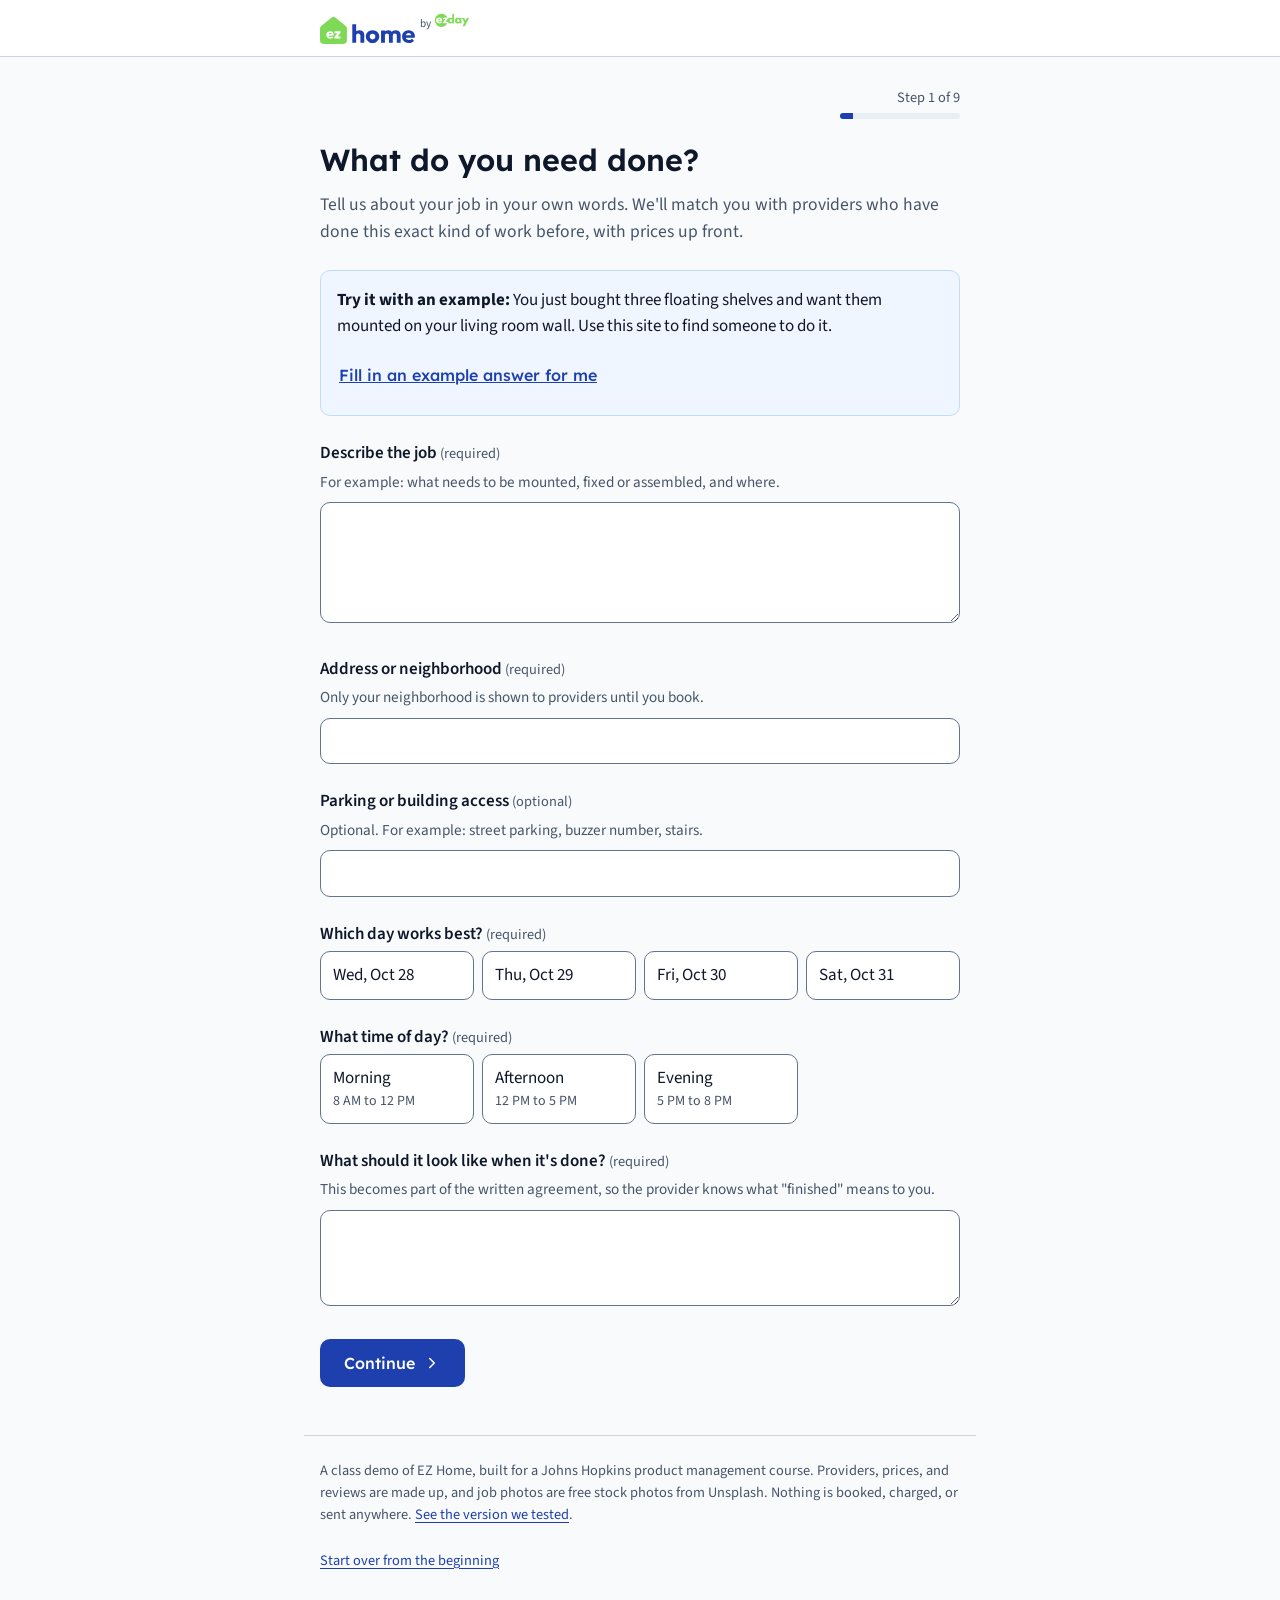
<file: index.html>
<!doctype html>
<html lang="en">
<head>
  <meta charset="utf-8">
  <meta name="viewport" content="width=device-width, initial-scale=1">
  <title>EZ Home: book a handyman for a small home job</title>
  <meta name="description" content="Book a handyman for a small home job with an upfront price, a 30-minute arrival window, and your OK before any price change. A class demo of EZ Home by EZ Day.">
  <link rel="canonical" href="https://aaronressom.github.io/EZ-Home/">
  <meta name="theme-color" content="#1E40AF">
  <meta property="og:type" content="website">
  <meta property="og:site_name" content="EZ Home">
  <meta property="og:title" content="EZ Home: book a handyman for a small home job">
  <meta property="og:description" content="Compare providers on experience with your exact job, see the price up front, and approve any change before it happens.">
  <meta property="og:url" content="https://aaronressom.github.io/EZ-Home/">
  <meta property="og:image" content="https://aaronressom.github.io/EZ-Home/images/og-image.png">
  <meta property="og:image:width" content="1200">
  <meta property="og:image:height" content="630">
  <meta property="og:image:alt" content="The EZ Home booking confirmation screen showing the provider, arrival window and locked price.">
  <meta name="twitter:card" content="summary_large_image">
  <script type="application/ld+json">
  {
    "@context": "https://schema.org",
    "@type": "WebApplication",
    "name": "EZ Home",
    "url": "https://aaronressom.github.io/EZ-Home/",
    "description": "A class demo of EZ Home by EZ Day: book a handyman for a small home job with an upfront price, a 30-minute arrival window, and your OK before any price change. Providers, prices and reviews are made up.",
    "applicationCategory": "LifestyleApplication",
    "operatingSystem": "Any",
    "browserRequirements": "Requires JavaScript",
    "isAccessibleForFree": true,
    "inLanguage": "en"
  }
  </script>
  <link rel="preconnect" href="https://fonts.googleapis.com">
  <link rel="preconnect" href="https://fonts.gstatic.com" crossorigin>
  <link href="https://fonts.googleapis.com/css2?family=Lexend:wght@400;500;600;700&family=Source+Sans+3:wght@400;600;700&display=swap" rel="stylesheet">
  <link rel="stylesheet" href="css/styles.css?v=7">
  <link rel="icon" href="images/favicon.svg" type="image/svg+xml">
</head>
<body>
  <header class="site-header">
    <div class="site-header__inner">
      <div class="brand">
        <a class="brand__home" href="#describe"><img src="images/ez-home-logo.svg" alt="EZ Home" width="96" height="32"></a>
        <span class="brand__by">by <img src="images/ezday-logo.png" alt="EZ Day" width="36" height="14"></span>
      </div>
    </div>
  </header>

  <main id="app" tabindex="-1">
    <noscript><p>This demo needs JavaScript turned on.</p></noscript>
  </main>

  <footer class="site-footer">
    <p>A class demo of EZ Home, built for a Johns Hopkins product management course. Providers, prices, and reviews are made up, and job photos are free stock photos from Unsplash. Nothing is booked, charged, or sent anywhere. <a href="v1/">See the version we tested</a>.</p>
    <p><button type="button" id="restart">Start over from the beginning</button></p>
  </footer>

  <script src="js/data.js?v=7"></script>
  <script src="js/app.js?v=7"></script>
</body>
</html>
</file>
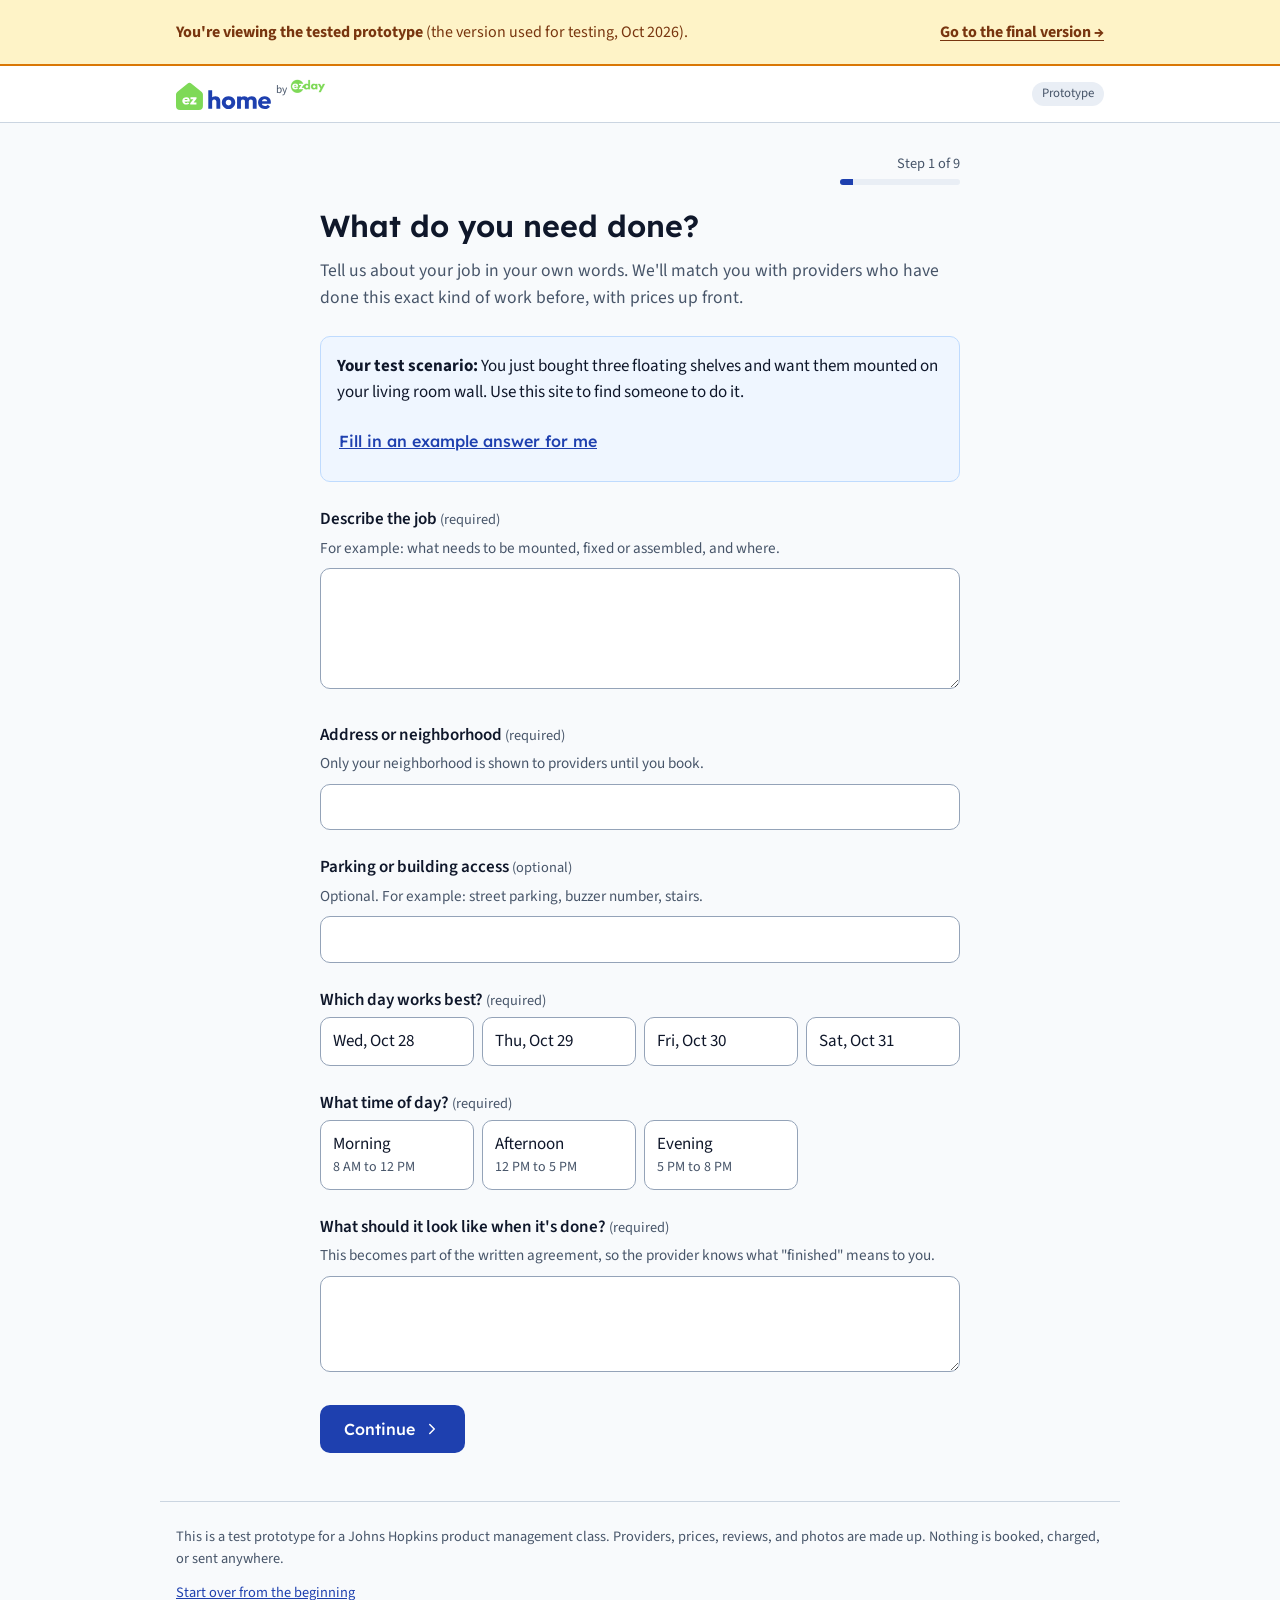
<file: v1/index.html>
<!doctype html>
<html lang="en">
<head>
  <meta charset="utf-8">
  <meta name="viewport" content="width=device-width, initial-scale=1">
  <!-- Added after testing: keeps this archived copy out of search results. -->
  <meta name="robots" content="noindex">
  <title>EZ Home: book help for a small home job</title>
  <meta name="description" content="EZ Home prototype: describe a small handyman job, compare providers, book a 30-minute arrival window, and review the finished work.">
  <link rel="preconnect" href="https://fonts.googleapis.com">
  <link rel="preconnect" href="https://fonts.gstatic.com" crossorigin>
  <link href="https://fonts.googleapis.com/css2?family=Lexend:wght@400;500;600;700&family=Source+Sans+3:wght@400;600;700&display=swap" rel="stylesheet">
  <link rel="stylesheet" href="css/styles.css">
  <link rel="icon" href="images/favicon.svg" type="image/svg+xml">
</head>
<body>
  <!-- Added after testing: marks this as the archived tested version and links to the final one. Not part of what testers saw. -->
  <div role="note" style="background:#FEF3C7;border-bottom:2px solid #D97706;color:#78350F;font-family:'Source Sans 3',system-ui,sans-serif;font-size:1rem;line-height:1.4;">
    <div style="max-width:960px;margin:0 auto;padding:10px 16px;display:flex;flex-wrap:wrap;align-items:center;justify-content:space-between;gap:6px 16px;">
      <span><strong>You're viewing the tested prototype</strong> (the version used for testing, Oct 2026).</span>
      <a href="../" style="display:inline-flex;align-items:center;min-height:44px;color:#78350F;font-weight:700;text-underline-offset:3px;">Go to the final version &rarr;</a>
    </div>
  </div>
  <header class="site-header">
    <div class="site-header__inner">
      <div class="brand">
        <a class="brand__home" href="#describe"><img src="images/ez-home-logo.svg" alt="EZ Home" width="96" height="32"></a>
        <span class="brand__by">by <img src="images/ezday-logo.png" alt="EZ Day" width="36" height="14"></span>
      </div>
      <span class="proto-tag">Prototype</span>
    </div>
  </header>

  <main id="app" tabindex="-1">
    <noscript><p>This prototype needs JavaScript turned on.</p></noscript>
  </main>

  <footer class="site-footer">
    <p>This is a test prototype for a Johns Hopkins product management class. Providers, prices, reviews, and photos are made up. Nothing is booked, charged, or sent anywhere.</p>
    <p><button type="button" id="restart">Start over from the beginning</button></p>
  </footer>

  <script src="js/data.js"></script>
  <script src="js/app.js"></script>
</body>
</html>
</file>
<file: css/styles.css>
/*
 * EZ Home prototype styles.
 * Palette and fonts picked with ui-ux-pro-max ("Home Services" trust blue,
 * "Corporate Trust" type pairing), with the urgent orange accent removed to keep it calm.
 */
:root {
  --color-primary: #1E40AF;
  --color-primary-hover: #1E3A8A;
  --color-on-primary: #FFFFFF;
  --color-primary-soft: #EFF6FF;
  --color-primary-border: #BFDBFE;
  --color-background: #F8FAFC;
  --color-card: #FFFFFF;
  --color-foreground: #0F172A;
  --color-on-dark: #FFFFFF;
  --color-muted: #E9EEF5;
  --color-muted-foreground: #475569;
  --color-border: #CBD5E1;
  --color-input-border: #64748B;
  --color-success: #047857;
  --color-success-soft: #ECFDF5;
  --color-success-border: #A7F3D0;
  --color-warning: #92400E;
  --color-warning-soft: #FFFBEB;
  --color-warning-border: #FCD34D;
  --color-danger: #B91C1C;
  --color-danger-soft: #FEF2F2;
  --color-danger-border: #FECACA;
  --color-star: #B45309;
  --color-ring: #1E40AF;
  --color-ring-soft: rgba(30, 64, 175, 0.35);

  --font-heading: "Lexend", system-ui, sans-serif;
  --font-body: "Source Sans 3", system-ui, sans-serif;

  --radius: 10px;
  --radius-lg: 14px;
  --radius-pill: 999px;
  --radius-circle: 50%;
  --shadow: 0 1px 2px rgba(15, 23, 42, 0.04), 0 4px 12px rgba(15, 23, 42, 0.05);

  --duration-fast: 150ms;

  --space-1: 4px;
  --space-2: 8px;
  --space-3: 12px;
  --space-4: 16px;
  --space-5: 24px;
  --space-6: 32px;
  --space-7: 48px;
}

*,
*::before,
*::after { box-sizing: border-box; }

html { -webkit-text-size-adjust: 100%; }

body {
  margin: 0;
  font-family: var(--font-body);
  font-size: 1.0625rem;
  line-height: 1.55;
  color: var(--color-foreground);
  background: var(--color-background);
}

h1, h2, h3 {
  font-family: var(--font-heading);
  line-height: 1.25;
  margin: 0 0 var(--space-3);
  font-weight: 600;
}
h1 { font-size: 1.6rem; text-wrap: balance; }
h2 { font-size: 1.2rem; }
h3 { font-size: 1rem; }
p { margin: 0 0 var(--space-3); }
ul { margin: 0; padding-left: 1.2em; }
li + li { margin-top: var(--space-1); }

a { color: var(--color-primary); text-underline-offset: 3px; }

/* Browser-drawn surfaces follow the palette. */
html { accent-color: var(--color-primary); }
::selection { background: var(--color-primary-border); color: var(--color-foreground); }
input, textarea { caret-color: var(--color-primary); }

:focus-visible {
  outline: 3px solid var(--color-ring);
  outline-offset: 2px;
}
h1:focus { outline: none; }

.visually-hidden {
  position: absolute !important;
  width: 1px; height: 1px;
  overflow: hidden;
  clip: rect(0 0 0 0);
  white-space: nowrap;
}

/* ---------- Header / footer ---------- */
.site-header {
  background: var(--color-card);
  border-bottom: 1px solid var(--color-border);
}
/* Header content lines up with the page column: 640px on single-column screens, 960px on wide ones. */
body[data-layout="narrow"] .site-header__inner,
body[data-layout="narrow"] .site-footer { max-width: 672px; }
.site-header__inner {
  max-width: 960px;
  margin: 0 auto;
  padding: var(--space-3) var(--space-4);
  display: flex;
  align-items: center;
  justify-content: space-between;
  gap: var(--space-3);
}
/* EZ Home logo (images/ez-home-logo.svg) followed by "by" and the EZ Day logo */
/* "by EZ Day" sits small and raised after the EZ Home logo, like an exponent. */
.brand {
  display: flex;
  align-items: flex-start;
  gap: var(--space-1);
  min-width: 0;
}
/* 6px of padding gives the logo link a 44px tap area; the negative margin keeps the header height. */
.brand__home { display: block; border-radius: var(--radius); padding: 6px 0; margin: -6px 0; }
.brand__home img { display: block; height: 32px; width: auto; }
.brand__by {
  display: flex;
  align-items: baseline;
  gap: 3px;
  margin-top: 1px;
  font-size: 0.7rem;
  line-height: 1;
  color: var(--color-muted-foreground);
  white-space: nowrap;
}
.brand__by img { display: block; height: 14px; width: auto; }
.proto-tag {
  font-size: 0.8rem;
  color: var(--color-muted-foreground);
  background: var(--color-muted);
  border-radius: var(--radius-pill);
  padding: 2px 10px;
  white-space: nowrap;
}

.site-footer {
  max-width: 960px;
  margin: var(--space-7) auto 0;
  padding: var(--space-5) var(--space-4) max(var(--space-6), env(safe-area-inset-bottom));
  font-size: 0.9rem;
  color: var(--color-muted-foreground);
  border-top: 1px solid var(--color-border);
}
.site-footer button {
  font: inherit;
  color: var(--color-primary);
  background: none;
  border: 0;
  padding: 0;
  min-height: 44px;
  text-decoration: underline;
  text-underline-offset: 3px;
  cursor: pointer;
}

/* ---------- Layout ---------- */
main {
  max-width: 960px;
  margin: 0 auto;
  padding: var(--space-5) var(--space-4) 0;
}
.narrow { max-width: 640px; margin-inline: auto; }

.screen-top {
  display: flex;
  align-items: center;
  justify-content: space-between;
  gap: var(--space-3);
  margin-bottom: var(--space-4);
  min-height: 44px;
}
.back-link {
  display: inline-flex;
  align-items: center;
  gap: var(--space-1);
  min-height: 44px;
  font: inherit;
  font-weight: 600;
  color: var(--color-primary);
  background: none;
  border: 0;
  padding: 0;
  cursor: pointer;
}
.back-link:hover { text-decoration: underline; }
.progress {
  font-size: 0.9rem;
  color: var(--color-muted-foreground);
  text-align: right;
}
.progress__bar {
  display: block;
  width: 120px;
  height: 6px;
  margin-top: var(--space-1);
  margin-left: auto;
  border-radius: var(--radius-pill);
  background: var(--color-muted);
  overflow: hidden;
}
.progress__bar > span {
  display: block;
  height: 100%;
  background: var(--color-primary);
}

.lead {
  font-size: 1.1rem;
  color: var(--color-muted-foreground);
  margin-bottom: var(--space-5);
}

.card {
  background: var(--color-card);
  border: 1px solid var(--color-border);
  border-radius: var(--radius-lg);
  padding: var(--space-5);
  box-shadow: var(--shadow);
  margin-bottom: var(--space-4);
}
.card--flat { box-shadow: none; }

/* Small all-caps label above a section's content (provider cards, booking cards, messages).
   On an h2 it keeps the heading font and a slightly larger size. */
.section-label {
  display: flex;
  align-items: center;
  gap: var(--space-2);
  font-size: 0.8rem;
  font-weight: 700;
  letter-spacing: 0.04em;
  text-transform: uppercase;
  color: var(--color-muted-foreground);
  margin-bottom: var(--space-2);
}
h2.section-label {
  font-size: 0.85rem;
  font-weight: 600;
  margin-bottom: var(--space-3);
}

/* Small gray supporting text: dates, notes, hints under a value. */
.meta { font-size: 0.85rem; color: var(--color-muted-foreground); }

/* Time-jump banner for simulated time passing */
/* A quiet strip, so the page heading (not the banner) is the first thing read. */
.time-banner {
  display: flex;
  align-items: center;
  gap: var(--space-3);
  background: var(--color-primary-soft);
  color: var(--color-foreground);
  border: 1px solid var(--color-primary-border);
  border-radius: var(--radius);
  padding: var(--space-2) var(--space-4);
  margin-bottom: var(--space-4);
  font-size: 0.92rem;
}
.time-banner svg { color: var(--color-primary); flex: none; }
.time-banner strong { font-family: var(--font-heading); font-weight: 500; }
.time-banner div { color: var(--color-muted-foreground); }
.time-banner div strong { color: var(--color-foreground); }

.scenario {
  background: var(--color-primary-soft);
  border: 1px solid var(--color-primary-border);
  border-radius: var(--radius);
  padding: var(--space-4);
  margin-bottom: var(--space-5);
}
.scenario p:last-child { margin-bottom: 0; }

/* ---------- Notices ---------- */
.notice {
  display: flex;
  gap: var(--space-3);
  align-items: flex-start;
  border-radius: var(--radius);
  padding: var(--space-4);
  margin-bottom: var(--space-4);
  border: 1px solid var(--color-border);
  background: var(--color-card);
}
.notice svg { flex: none; margin-top: 2px; }
.notice p:last-child { margin-bottom: 0; }
.notice--success { background: var(--color-success-soft); border-color: var(--color-success-border); }
.notice--success svg { color: var(--color-success); }
.notice--warning { background: var(--color-warning-soft); border-color: var(--color-warning-border); }
.notice--warning svg { color: var(--color-warning); }
.notice--info { background: var(--color-primary-soft); border-color: var(--color-primary-border); }
.notice--info svg { color: var(--color-primary); }
/* Not used on any screen yet; kept as the red variant for serious problems. */
.notice--danger { background: var(--color-danger-soft); border-color: var(--color-danger-border); }
.notice--danger svg { color: var(--color-danger); }

/* ---------- Forms ---------- */
.field { margin-bottom: var(--space-5); }
.field label,
.field legend {
  display: block;
  font-weight: 600;
  margin-bottom: var(--space-1);
  padding: 0;
}
.field .hint {
  display: block;
  font-size: 0.95rem;
  color: var(--color-muted-foreground);
  margin-bottom: var(--space-2);
}
.req { color: var(--color-muted-foreground); font-weight: 400; font-size: 0.9rem; }
fieldset { border: 0; margin: 0; padding: 0; min-width: 0; }

input[type="text"],
textarea,
select {
  width: 100%;
  font: inherit;
  font-size: 1rem;
  color: var(--color-foreground);
  background: var(--color-card);
  border: 1px solid var(--color-input-border);
  border-radius: var(--radius);
  padding: 10px 12px;
  min-height: 44px;
}
textarea { min-height: 96px; resize: vertical; }
input[type="file"] { font: inherit; font-size: 0.95rem; color: var(--color-muted-foreground); max-width: 100%; }
input[type="file"]::file-selector-button {
  font-family: var(--font-heading);
  font-size: 0.95rem;
  font-weight: 500;
  min-height: 44px;
  margin-right: var(--space-3);
  padding: 8px 16px;
  color: var(--color-primary);
  background: var(--color-card);
  border: 2px solid var(--color-primary);
  border-radius: var(--radius);
  cursor: pointer;
  transition: background-color var(--duration-fast) ease;
}
input[type="file"]::file-selector-button:hover { background: var(--color-primary-soft); }
input:focus, textarea:focus, select:focus {
  outline: 3px solid var(--color-ring-soft);
  border-color: var(--color-primary);
}
.field.has-error input,
.field.has-error textarea,
.field.has-error select { border-color: var(--color-danger); }
.field-error {
  display: none;
  color: var(--color-danger);
  font-weight: 600;
  font-size: 0.95rem;
  margin-top: var(--space-1);
}
.field.has-error .field-error { display: block; }

.error-summary {
  border: 2px solid var(--color-danger);
  background: var(--color-danger-soft);
  border-radius: var(--radius);
  padding: var(--space-4);
  margin-bottom: var(--space-5);
}
.error-summary h2 { color: var(--color-danger); font-size: 1.05rem; }
.error-summary a { color: var(--color-danger); font-weight: 600; }

/* Choice chips (radio buttons styled as tappable options) */
.choices {
  display: grid;
  grid-template-columns: repeat(auto-fill, minmax(128px, 1fr));
  gap: var(--space-2);
}
.choice { position: relative; }
.field label.choice { font-weight: 400; margin-bottom: 0; }
.choice input {
  position: absolute;
  opacity: 0;
  inset: 0;
  margin: 0;
  cursor: pointer;
}
.choice span {
  display: block;
  height: 100%;
  min-height: 44px;
  padding: 10px 12px;
  border: 1px solid var(--color-input-border);
  border-radius: var(--radius);
  background: var(--color-card);
  cursor: pointer;
  transition: border-color var(--duration-fast) ease, background-color var(--duration-fast) ease;
}
.choice small { display: block; color: var(--color-muted-foreground); font-size: 0.875rem; }
.choice input:checked + span {
  border: 2px solid var(--color-primary);
  padding: 9px 11px;
  background: var(--color-primary-soft);
  font-weight: 600;
}
.choice input:focus-visible + span { outline: 3px solid var(--color-ring); outline-offset: 2px; }
.choice input:disabled + span { opacity: 0.5; cursor: not-allowed; }
.choices--list { grid-template-columns: 1fr; }

/* ---------- Buttons ---------- */
.actions {
  display: flex;
  flex-wrap: wrap;
  gap: var(--space-3);
  align-items: center;
  margin-top: var(--space-5);
}
.btn {
  display: inline-flex;
  align-items: center;
  justify-content: center;
  gap: var(--space-2);
  min-height: 48px;
  padding: 12px 22px;
  font-family: var(--font-heading);
  font-size: 1rem;
  font-weight: 500;
  border-radius: var(--radius);
  border: 2px solid transparent;
  cursor: pointer;
  text-decoration: none;
  transition: background-color var(--duration-fast) ease, border-color var(--duration-fast) ease;
}
.btn--primary { background: var(--color-primary); color: var(--color-on-primary); }
.btn--primary:hover { background: var(--color-primary-hover); }
.btn--secondary { background: var(--color-card); color: var(--color-primary); border-color: var(--color-primary); }
.btn--secondary:hover { background: var(--color-primary-soft); }
.btn--danger { background: var(--color-card); color: var(--color-danger); border-color: var(--color-danger); }
.btn--danger:hover { background: var(--color-danger-soft); }
.btn--link {
  background: none;
  color: var(--color-primary);
  padding-left: 0;
  padding-right: 0;
  text-decoration: underline;
}
.btn--block { width: 100%; }

/* ---------- Match screen ---------- */
.match-title svg {
  color: var(--color-success);
  vertical-align: -0.15em;
  margin-right: var(--space-2);
}
.summary-list { margin: 0; }
.summary-list div {
  display: grid;
  grid-template-columns: 1fr;
  gap: 2px;
  padding: var(--space-3) 0;
  border-top: 1px solid var(--color-muted);
}
.summary-list div:first-child { border-top: 0; padding-top: 0; }
.summary-list dt { font-weight: 600; font-size: 0.95rem; color: var(--color-muted-foreground); }
.summary-list dd { margin: 0; }

/* ---------- Provider comparison ---------- */
.providers {
  display: grid;
  grid-template-columns: 1fr;
  gap: var(--space-4);
  align-items: start;
}
.provider {
  display: flex;
  flex-direction: column;
  padding: 0;
  overflow: hidden;
}
.provider__head {
  display: flex;
  align-items: center;
  gap: var(--space-3);
  padding: var(--space-4);
  border-bottom: 1px solid var(--color-border);
}
.avatar {
  flex: none;
  width: 52px;
  height: 52px;
  border-radius: var(--radius-circle);
  display: grid;
  place-items: center;
  font-family: var(--font-heading);
  font-weight: 600;
  color: var(--color-primary);
  background: var(--color-primary-soft);
  border: 2px solid var(--color-primary-border);
}
.provider__name { margin: 0; font-size: 1.15rem; }
.provider__section {
  padding: var(--space-4);
  border-bottom: 1px solid var(--color-muted);
}
.big-number {
  font-family: var(--font-heading);
  font-size: 1.5rem;
  font-weight: 600;
  line-height: 1.1;
}
.review { font-size: 0.97rem; }
.review + .review { margin-top: var(--space-3); padding-top: var(--space-3); border-top: 1px dashed var(--color-border); }
.review__job { font-weight: 600; }
.stars { display: inline-flex; gap: 1px; vertical-align: -2px; }
.stars svg { stroke: var(--color-star); stroke-width: 1.5; stroke-linejoin: round; }
.stars .star-on { fill: var(--color-star); }
.stars .star-off { fill: none; }
.provider__price { background: var(--color-background); }
.provider__cta { padding: var(--space-4); margin-top: auto; }
.provider { scroll-margin-top: var(--space-4); }
.provider__name:focus { outline: none; }

/* Quick comparison table: phones and tablets only (desktop shows cards side by side) */
.quick-compare {
  background: var(--color-card);
  border: 1px solid var(--color-border);
  border-radius: var(--radius-lg);
  padding: var(--space-4);
  margin-bottom: var(--space-4);
}
.quick-compare table {
  width: 100%;
  border-collapse: collapse;
  font-size: 0.95rem;
  font-variant-numeric: tabular-nums;
}
.quick-compare caption {
  text-align: left;
  font-family: var(--font-heading);
  font-weight: 600;
  font-size: 1.05rem;
  margin-bottom: var(--space-2);
}
.quick-compare th,
.quick-compare td {
  padding: var(--space-2) var(--space-1);
  border-bottom: 1px solid var(--color-muted);
  text-align: center;
  vertical-align: top;
}
.quick-compare tbody th {
  text-align: left;
  font-weight: 600;
  color: var(--color-muted-foreground);
  font-size: 0.875rem;
  padding-left: 0;
}
.quick-compare thead a {
  display: inline-block;
  min-height: 44px;
  line-height: 44px;
  font-family: var(--font-heading);
  font-weight: 600;
  text-underline-offset: 3px;
}
.quick-compare tbody tr:last-child > * { border-bottom: 0; }
.quick-compare p { margin: var(--space-2) 0 0; }

/* ---------- Arrival windows ---------- */
.day-tabs { margin-bottom: var(--space-5); }
.windows-group + .windows-group { margin-top: var(--space-4); }
.windows-group h2 { font-size: 0.95rem; color: var(--color-muted-foreground); margin-bottom: var(--space-2); }

/* ---------- Booking confirmation ---------- */
.confirm-hero {
  text-align: left;
  margin-bottom: var(--space-5);
}
.confirm-hero .check-circle {
  width: 56px;
  height: 56px;
  border-radius: var(--radius-circle);
  background: var(--color-success-soft);
  color: var(--color-success);
  display: grid;
  place-items: center;
  margin-bottom: var(--space-3);
}
.ref { font-size: 0.95rem; color: var(--color-muted-foreground); }

/* Phones: who + when side by side, price full width below, all compact so the price shows without scrolling */
.booking-grid {
  display: grid;
  grid-template-columns: 1fr 1fr;
  gap: var(--space-3);
}
.booking-grid > .card { padding: var(--space-4); }
.booking-grid .value { font-size: 1.05rem; }
.booking-grid p { margin-bottom: 0; }
.booking-item .value {
  font-family: var(--font-heading);
  font-size: 1.2rem;
  font-weight: 600;
  margin-bottom: var(--space-1);
}
.booking-item .value.price-lock { font-size: 2.25rem; line-height: 1.1; }
.booking-price { grid-column: 1 / -1; background: var(--color-success-soft); border-color: var(--color-success-border); }
.price-note {
  display: flex;
  gap: var(--space-2);
  align-items: flex-start;
  margin: var(--space-2) 0 0;
  font-size: 0.97rem;
  max-width: 62ch;
}
.price-note svg { flex: none; margin-top: 2px; color: var(--color-success); }
.booking-grid { margin-bottom: var(--space-4); }
.booking-grid > .card { margin-bottom: 0; }

.scope-cols {
  display: grid;
  grid-template-columns: 1fr;
  gap: var(--space-4);
}
.check-list, .x-list { list-style: none; padding: 0; }
.check-list li, .x-list li {
  display: flex;
  gap: var(--space-2);
  align-items: flex-start;
}
.check-list svg { color: var(--color-success); flex: none; margin-top: 3px; }
.x-list svg { color: var(--color-muted-foreground); flex: none; margin-top: 3px; }

.rating-scale {
  display: grid;
  grid-template-columns: repeat(5, 1fr);
  gap: var(--space-2);
  max-width: 360px;
}
.rating-scale .choice span { text-align: center; padding-left: 0; padding-right: 0; }
.rating-ends {
  display: flex;
  justify-content: space-between;
  max-width: 360px;
  font-size: 0.85rem;
  color: var(--color-muted-foreground);
  margin-top: var(--space-1);
}

/* ---------- Arrival updates timeline ---------- */
.status-now {
  display: flex;
  gap: var(--space-4);
  align-items: center;
}
.status-now .big-number { font-size: 1.6rem; }
.timeline { list-style: none; padding: 0; margin: 0; }
.timeline li {
  position: relative;
  padding: 0 0 var(--space-4) var(--space-5);
  margin: 0;
  border-left: 2px solid var(--color-border);
  margin-left: 7px;
}
.timeline li:last-child { border-left-color: transparent; padding-bottom: 0; }
.timeline li::before {
  content: "";
  position: absolute;
  left: -8px;
  top: 4px;
  width: 14px;
  height: 14px;
  border-radius: var(--radius-circle);
  background: var(--color-card);
  border: 2px solid var(--color-muted-foreground);
}
.timeline li.is-latest::before { background: var(--color-primary); border-color: var(--color-primary); }
.timeline li.is-delay::before { background: var(--color-warning-soft); border-color: var(--color-warning); }
.timeline time { font-size: 0.9rem; color: var(--color-muted-foreground); display: block; }
.timeline strong { display: block; }

/* ---------- Change request ---------- */
.price-compare {
  width: 100%;
  border-collapse: collapse;
  font-size: 1rem;
  margin: var(--space-3) 0 var(--space-4);
}
.price-compare th,
.price-compare td {
  text-align: left;
  padding: var(--space-3) 0;
  border-bottom: 1px solid var(--color-muted);
}
.price-compare td:last-child,
.price-compare th:last-child { text-align: right; font-variant-numeric: tabular-nums; }
.price-compare tfoot td,
.price-compare tfoot th { font-family: var(--font-heading); font-weight: 600; font-size: 1.1rem; border-bottom: 0; }
.price-compare .is-change td,
.price-compare .is-change th { color: var(--color-warning); font-weight: 600; }
.price-compare .is-struck td { text-decoration: line-through; color: var(--color-muted-foreground); }

.outcomes {
  display: grid;
  grid-template-columns: 1fr;
  gap: var(--space-3);
}
.outcome {
  border: 1px solid var(--color-border);
  border-radius: var(--radius);
  padding: var(--space-4);
}
.outcome h3 { font-size: 0.95rem; }
.outcome p { margin: 0; font-size: 0.97rem; }

/* ---------- Completion record ---------- */
/* Phones: first photo full width, the other two side by side, so the price and actions stay close */
/* Job photos: one per row on phones, two side by side from 600px. */
.photos {
  display: grid;
  grid-template-columns: 1fr;
  gap: var(--space-4);
  margin: 0;
}
.photos figure, .change-photo { margin: 0; }
.photos img, .change-photo img {
  display: block;
  width: 100%;
  height: auto;
  aspect-ratio: 4 / 3;
  object-fit: cover;
  border-radius: var(--radius);
  background: var(--color-muted);
}
.photos figcaption, .change-photo figcaption {
  display: flex;
  flex-direction: column;
  margin-top: var(--space-2);
  font-size: 0.95rem;
  font-weight: 600;
}
.photo-meta { font-size: 0.8rem; font-weight: 400; color: var(--color-muted-foreground); }
.change-photo { max-width: 360px; margin: var(--space-2) 0 var(--space-4); }

/* Change-request rule, with this change measured against the limit. */
.rule-note {
  display: flex;
  gap: var(--space-3);
  align-items: flex-start;
  background: var(--color-background);
  border: 1px solid var(--color-border);
  border-radius: var(--radius);
  padding: var(--space-3) var(--space-4);
  margin-bottom: var(--space-5);
  font-size: 0.95rem;
}
.rule-note > svg { flex: none; margin-top: 2px; color: var(--color-success); }
.rule-note p { margin-bottom: var(--space-1); }
.rule-meter {
  height: 6px;
  border-radius: var(--radius-pill);
  background: var(--color-muted);
  overflow: hidden;
  margin-top: var(--space-2);
  max-width: 280px;
}
.rule-meter > span { display: block; height: 100%; background: var(--color-success); }
.rule-meter__label { margin: var(--space-1) 0 0; font-size: 0.85rem; color: var(--color-muted-foreground); font-variant-numeric: tabular-nums; }

/* Confirm and report: report is a calm secondary action with a note on what it does. */
.actions--split { align-items: flex-start; }
.report-action { display: flex; flex-direction: column; gap: var(--space-1); }
.report-action .meta { margin: 0; max-width: 260px; }

/* Button loading state (job check on the first screen). */
.btn[disabled] { opacity: 0.85; cursor: progress; }
.spinner {
  width: 16px;
  height: 16px;
  border: 2px solid rgba(255, 255, 255, 0.45);
  border-top-color: var(--color-on-primary);
  border-radius: var(--radius-circle);
  animation: spin 0.8s linear infinite;
}
@keyframes spin { to { transform: rotate(360deg); } }

.steps-next { padding-left: 1.4em; }
.steps-next li + li { margin-top: var(--space-2); }

/* ---------- Responsive ---------- */
@media (min-width: 600px) {
  h1 { font-size: 1.9rem; }
  .photos { grid-template-columns: repeat(2, 1fr); }
  .booking-grid { gap: var(--space-4); }
  .booking-grid > .card { padding: var(--space-5); }
  .booking-grid .value { font-size: 1.2rem; }
  .scope-cols { grid-template-columns: 3fr 2fr; }
  .outcomes { grid-template-columns: 1fr 1fr; }
  .summary-list div { grid-template-columns: 200px 1fr; gap: var(--space-4); }
}
@media (min-width: 900px) {
  /* Price stays full width under who + when, so the price rule reads as a sentence, not a narrow column. */
  .booking-price {
    display: grid;
    grid-template-columns: auto 1fr;
    column-gap: var(--space-6);
    align-items: start;
  }
  .booking-price h2 { grid-column: 1 / -1; }
  .booking-price .price-note { margin-top: 0; }
  .quick-compare { display: none; }
  /* Each card spans the same 6 rows (head, experience, estimate, availability,
     reviews, button) via subgrid, so matching sections line up across cards. */
  .providers {
    grid-template-columns: repeat(3, 1fr);
    grid-template-rows: repeat(6, auto);
    row-gap: 0;
    align-items: stretch;
  }
  .provider {
    display: grid;
    grid-row: span 6;
    grid-template-rows: subgrid;
    row-gap: 0;
  }
}

@media (prefers-reduced-motion: reduce) {
  *, *::before, *::after { transition: none !important; scroll-behavior: auto !important; }
  .spinner { animation: none; border-top-color: rgba(255, 255, 255, 0.45); }
}

/* ---------- Spacing helpers (use these instead of style="" in app.js) ----------
   Kept last in the file so they win over component margins. */
.legend-title { margin: 0 0 var(--space-1); }
.mt-2 { margin-top: var(--space-2); }
.mt-3 { margin-top: var(--space-3); }
.mb-0 { margin-bottom: 0; }
</file>
<file: v1/css/styles.css>
/*
 * EZ Home prototype styles.
 * Palette and fonts picked with ui-ux-pro-max ("Home Services" trust blue,
 * "Corporate Trust" type pairing), with the urgent orange accent removed to keep it calm.
 */
:root {
  --color-primary: #1E40AF;
  --color-primary-hover: #1E3A8A;
  --color-on-primary: #FFFFFF;
  --color-primary-soft: #EFF6FF;
  --color-primary-border: #BFDBFE;
  --color-background: #F8FAFC;
  --color-card: #FFFFFF;
  --color-foreground: #0F172A;
  --color-on-dark: #FFFFFF;
  --color-muted: #E9EEF5;
  --color-muted-foreground: #475569;
  --color-border: #CBD5E1;
  --color-input-border: #94A3B8;
  --color-success: #047857;
  --color-success-soft: #ECFDF5;
  --color-success-border: #A7F3D0;
  --color-warning: #92400E;
  --color-warning-soft: #FFFBEB;
  --color-warning-border: #FCD34D;
  --color-danger: #B91C1C;
  --color-danger-soft: #FEF2F2;
  --color-danger-border: #FECACA;
  --color-star: #B45309;
  --color-ring: #1E40AF;
  --color-ring-soft: rgba(30, 64, 175, 0.35);

  --font-heading: "Lexend", system-ui, sans-serif;
  --font-body: "Source Sans 3", system-ui, sans-serif;

  --radius: 10px;
  --radius-lg: 14px;
  --radius-pill: 999px;
  --radius-circle: 50%;
  --shadow: 0 1px 2px rgba(15, 23, 42, 0.06), 0 1px 3px rgba(15, 23, 42, 0.08);

  --duration-fast: 150ms;

  --space-1: 4px;
  --space-2: 8px;
  --space-3: 12px;
  --space-4: 16px;
  --space-5: 24px;
  --space-6: 32px;
  --space-7: 48px;
}

*,
*::before,
*::after { box-sizing: border-box; }

html { -webkit-text-size-adjust: 100%; }

body {
  margin: 0;
  font-family: var(--font-body);
  font-size: 1.0625rem;
  line-height: 1.55;
  color: var(--color-foreground);
  background: var(--color-background);
}

h1, h2, h3 {
  font-family: var(--font-heading);
  line-height: 1.25;
  margin: 0 0 var(--space-3);
  font-weight: 600;
}
h1 { font-size: 1.6rem; text-wrap: balance; }
h2 { font-size: 1.2rem; }
h3 { font-size: 1rem; }
p { margin: 0 0 var(--space-3); }
ul { margin: 0; padding-left: 1.2em; }
li + li { margin-top: var(--space-1); }

a { color: var(--color-primary); }

:focus-visible {
  outline: 3px solid var(--color-ring);
  outline-offset: 2px;
}
h1:focus { outline: none; }

.visually-hidden {
  position: absolute !important;
  width: 1px; height: 1px;
  overflow: hidden;
  clip: rect(0 0 0 0);
  white-space: nowrap;
}

/* ---------- Header / footer ---------- */
.site-header {
  background: var(--color-card);
  border-bottom: 1px solid var(--color-border);
}
.site-header__inner {
  max-width: 960px;
  margin: 0 auto;
  padding: var(--space-3) var(--space-4);
  display: flex;
  align-items: center;
  justify-content: space-between;
  gap: var(--space-3);
}
/* EZ Home logo (images/ez-home-logo.svg) followed by "by" and the EZ Day logo */
/* "by EZ Day" sits small and raised after the EZ Home logo, like an exponent. */
.brand {
  display: flex;
  align-items: flex-start;
  gap: var(--space-1);
  min-width: 0;
}
.brand__home { display: block; border-radius: var(--radius); }
.brand__home img { display: block; height: 32px; width: auto; }
.brand__by {
  display: flex;
  align-items: baseline;
  gap: 3px;
  margin-top: 1px;
  font-size: 0.7rem;
  line-height: 1;
  color: var(--color-muted-foreground);
  white-space: nowrap;
}
.brand__by img { display: block; height: 14px; width: auto; }
.proto-tag {
  font-size: 0.8rem;
  color: var(--color-muted-foreground);
  background: var(--color-muted);
  border-radius: var(--radius-pill);
  padding: 2px 10px;
  white-space: nowrap;
}

.site-footer {
  max-width: 960px;
  margin: var(--space-7) auto 0;
  padding: var(--space-5) var(--space-4) max(var(--space-6), env(safe-area-inset-bottom));
  font-size: 0.9rem;
  color: var(--color-muted-foreground);
  border-top: 1px solid var(--color-border);
}
.site-footer button {
  font: inherit;
  color: var(--color-primary);
  background: none;
  border: 0;
  padding: 0;
  text-decoration: underline;
  cursor: pointer;
}

/* ---------- Layout ---------- */
main {
  max-width: 960px;
  margin: 0 auto;
  padding: var(--space-5) var(--space-4) 0;
}
.narrow { max-width: 640px; margin-inline: auto; }

.screen-top {
  display: flex;
  align-items: center;
  justify-content: space-between;
  gap: var(--space-3);
  margin-bottom: var(--space-4);
  min-height: 44px;
}
.back-link {
  display: inline-flex;
  align-items: center;
  gap: var(--space-1);
  min-height: 44px;
  font: inherit;
  font-weight: 600;
  color: var(--color-primary);
  background: none;
  border: 0;
  padding: 0;
  cursor: pointer;
}
.back-link:hover { text-decoration: underline; }
.progress {
  font-size: 0.9rem;
  color: var(--color-muted-foreground);
  text-align: right;
}
.progress__bar {
  display: block;
  width: 120px;
  height: 6px;
  margin-top: var(--space-1);
  margin-left: auto;
  border-radius: var(--radius-pill);
  background: var(--color-muted);
  overflow: hidden;
}
.progress__bar > span {
  display: block;
  height: 100%;
  background: var(--color-primary);
}

.lead {
  font-size: 1.1rem;
  color: var(--color-muted-foreground);
  margin-bottom: var(--space-5);
}

.card {
  background: var(--color-card);
  border: 1px solid var(--color-border);
  border-radius: var(--radius-lg);
  padding: var(--space-5);
  box-shadow: var(--shadow);
  margin-bottom: var(--space-4);
}
.card--flat { box-shadow: none; }

/* Small all-caps label above a section's content (provider cards, booking cards, messages).
   On an h2 it keeps the heading font and a slightly larger size. */
.section-label {
  display: flex;
  align-items: center;
  gap: var(--space-2);
  font-size: 0.8rem;
  font-weight: 700;
  letter-spacing: 0.04em;
  text-transform: uppercase;
  color: var(--color-muted-foreground);
  margin-bottom: var(--space-2);
}
h2.section-label {
  font-size: 0.85rem;
  font-weight: 600;
  margin-bottom: var(--space-3);
}

/* Small gray supporting text: dates, notes, hints under a value. */
.meta { font-size: 0.85rem; color: var(--color-muted-foreground); }

/* Time-jump banner for simulated time passing */
.time-banner {
  display: flex;
  align-items: center;
  gap: var(--space-3);
  background: var(--color-foreground);
  color: var(--color-on-dark);
  border-radius: var(--radius);
  padding: var(--space-3) var(--space-4);
  margin-bottom: var(--space-5);
  font-size: 0.95rem;
}
.time-banner strong { font-family: var(--font-heading); font-weight: 500; }

.scenario {
  background: var(--color-primary-soft);
  border: 1px solid var(--color-primary-border);
  border-radius: var(--radius);
  padding: var(--space-4);
  margin-bottom: var(--space-5);
}
.scenario p:last-child { margin-bottom: 0; }

/* ---------- Notices ---------- */
.notice {
  display: flex;
  gap: var(--space-3);
  align-items: flex-start;
  border-radius: var(--radius);
  padding: var(--space-4);
  margin-bottom: var(--space-4);
  border: 1px solid var(--color-border);
  background: var(--color-card);
}
.notice svg { flex: none; margin-top: 2px; }
.notice p:last-child { margin-bottom: 0; }
.notice--success { background: var(--color-success-soft); border-color: var(--color-success-border); }
.notice--success svg { color: var(--color-success); }
.notice--warning { background: var(--color-warning-soft); border-color: var(--color-warning-border); }
.notice--warning svg { color: var(--color-warning); }
.notice--info { background: var(--color-primary-soft); border-color: var(--color-primary-border); }
.notice--info svg { color: var(--color-primary); }
/* Not used on any screen yet; kept as the red variant for serious problems. */
.notice--danger { background: var(--color-danger-soft); border-color: var(--color-danger-border); }
.notice--danger svg { color: var(--color-danger); }

/* ---------- Forms ---------- */
.field { margin-bottom: var(--space-5); }
.field label,
.field legend {
  display: block;
  font-weight: 600;
  margin-bottom: var(--space-1);
  padding: 0;
}
.field .hint {
  display: block;
  font-size: 0.95rem;
  color: var(--color-muted-foreground);
  margin-bottom: var(--space-2);
}
.req { color: var(--color-muted-foreground); font-weight: 400; font-size: 0.9rem; }
fieldset { border: 0; margin: 0; padding: 0; min-width: 0; }

input[type="text"],
textarea,
select {
  width: 100%;
  font: inherit;
  font-size: 1rem;
  color: var(--color-foreground);
  background: var(--color-card);
  border: 1px solid var(--color-input-border);
  border-radius: var(--radius);
  padding: 10px 12px;
  min-height: 44px;
}
textarea { min-height: 96px; resize: vertical; }
input:focus, textarea:focus, select:focus {
  outline: 3px solid var(--color-ring-soft);
  border-color: var(--color-primary);
}
.field.has-error input,
.field.has-error textarea,
.field.has-error select { border-color: var(--color-danger); }
.field-error {
  display: none;
  color: var(--color-danger);
  font-weight: 600;
  font-size: 0.95rem;
  margin-top: var(--space-1);
}
.field.has-error .field-error { display: block; }

.error-summary {
  border: 2px solid var(--color-danger);
  background: var(--color-danger-soft);
  border-radius: var(--radius);
  padding: var(--space-4);
  margin-bottom: var(--space-5);
}
.error-summary h2 { color: var(--color-danger); font-size: 1.05rem; }
.error-summary a { color: var(--color-danger); font-weight: 600; }

/* Choice chips (radio buttons styled as tappable options) */
.choices {
  display: grid;
  grid-template-columns: repeat(auto-fill, minmax(128px, 1fr));
  gap: var(--space-2);
}
.choice { position: relative; }
.field label.choice { font-weight: 400; margin-bottom: 0; }
.choice input {
  position: absolute;
  opacity: 0;
  inset: 0;
  margin: 0;
  cursor: pointer;
}
.choice span {
  display: block;
  height: 100%;
  min-height: 44px;
  padding: 10px 12px;
  border: 1px solid var(--color-input-border);
  border-radius: var(--radius);
  background: var(--color-card);
  cursor: pointer;
  transition: border-color var(--duration-fast) ease, background-color var(--duration-fast) ease;
}
.choice small { display: block; color: var(--color-muted-foreground); font-size: 0.875rem; }
.choice input:checked + span {
  border: 2px solid var(--color-primary);
  padding: 9px 11px;
  background: var(--color-primary-soft);
  font-weight: 600;
}
.choice input:focus-visible + span { outline: 3px solid var(--color-ring); outline-offset: 2px; }
.choice input:disabled + span { opacity: 0.5; cursor: not-allowed; }
.choices--list { grid-template-columns: 1fr; }

/* ---------- Buttons ---------- */
.actions {
  display: flex;
  flex-wrap: wrap;
  gap: var(--space-3);
  align-items: center;
  margin-top: var(--space-5);
}
.btn {
  display: inline-flex;
  align-items: center;
  justify-content: center;
  gap: var(--space-2);
  min-height: 48px;
  padding: 12px 22px;
  font-family: var(--font-heading);
  font-size: 1rem;
  font-weight: 500;
  border-radius: var(--radius);
  border: 2px solid transparent;
  cursor: pointer;
  text-decoration: none;
  transition: background-color var(--duration-fast) ease, border-color var(--duration-fast) ease;
}
.btn--primary { background: var(--color-primary); color: var(--color-on-primary); }
.btn--primary:hover { background: var(--color-primary-hover); }
.btn--secondary { background: var(--color-card); color: var(--color-primary); border-color: var(--color-primary); }
.btn--secondary:hover { background: var(--color-primary-soft); }
.btn--danger { background: var(--color-card); color: var(--color-danger); border-color: var(--color-danger); }
.btn--danger:hover { background: var(--color-danger-soft); }
.btn--link {
  background: none;
  color: var(--color-primary);
  padding-left: 0;
  padding-right: 0;
  text-decoration: underline;
}
.btn--block { width: 100%; }

/* ---------- Match screen ---------- */
.match-title svg {
  color: var(--color-success);
  vertical-align: -0.15em;
  margin-right: var(--space-2);
}
.summary-list { margin: 0; }
.summary-list div {
  display: grid;
  grid-template-columns: 1fr;
  gap: 2px;
  padding: var(--space-3) 0;
  border-top: 1px solid var(--color-muted);
}
.summary-list div:first-child { border-top: 0; padding-top: 0; }
.summary-list dt { font-weight: 600; font-size: 0.95rem; color: var(--color-muted-foreground); }
.summary-list dd { margin: 0; }

/* ---------- Provider comparison ---------- */
.providers {
  display: grid;
  grid-template-columns: 1fr;
  gap: var(--space-4);
  align-items: start;
}
.provider {
  display: flex;
  flex-direction: column;
  padding: 0;
  overflow: hidden;
}
.provider__head {
  display: flex;
  align-items: center;
  gap: var(--space-3);
  padding: var(--space-4);
  border-bottom: 1px solid var(--color-border);
}
.avatar {
  flex: none;
  width: 52px;
  height: 52px;
  border-radius: var(--radius-circle);
  display: grid;
  place-items: center;
  font-family: var(--font-heading);
  font-weight: 600;
  color: var(--color-primary);
  background: var(--color-primary-soft);
  border: 2px solid var(--color-primary-border);
}
.provider__name { margin: 0; font-size: 1.15rem; }
.provider__section {
  padding: var(--space-4);
  border-bottom: 1px solid var(--color-muted);
}
.big-number {
  font-family: var(--font-heading);
  font-size: 1.5rem;
  font-weight: 600;
  line-height: 1.1;
}
.review { font-size: 0.97rem; }
.review + .review { margin-top: var(--space-3); padding-top: var(--space-3); border-top: 1px dashed var(--color-border); }
.review__job { font-weight: 600; }
.stars { color: var(--color-star); letter-spacing: 1px; }
.provider__price { background: var(--color-background); }
.provider__cta { padding: var(--space-4); margin-top: auto; }
.provider { scroll-margin-top: var(--space-4); }
.provider__name:focus { outline: none; }

/* Quick comparison table: phones and tablets only (desktop shows cards side by side) */
.quick-compare {
  background: var(--color-card);
  border: 1px solid var(--color-border);
  border-radius: var(--radius-lg);
  padding: var(--space-4);
  margin-bottom: var(--space-4);
}
.quick-compare table {
  width: 100%;
  border-collapse: collapse;
  font-size: 0.95rem;
  font-variant-numeric: tabular-nums;
}
.quick-compare caption {
  text-align: left;
  font-family: var(--font-heading);
  font-weight: 600;
  font-size: 1.05rem;
  margin-bottom: var(--space-2);
}
.quick-compare th,
.quick-compare td {
  padding: var(--space-2) var(--space-1);
  border-bottom: 1px solid var(--color-muted);
  text-align: center;
  vertical-align: top;
}
.quick-compare tbody th {
  text-align: left;
  font-weight: 600;
  color: var(--color-muted-foreground);
  font-size: 0.875rem;
  padding-left: 0;
}
.quick-compare thead a {
  display: inline-block;
  min-height: 44px;
  line-height: 44px;
  font-family: var(--font-heading);
  font-weight: 600;
  text-underline-offset: 3px;
}
.quick-compare tbody tr:last-child > * { border-bottom: 0; }
.quick-compare p { margin: var(--space-2) 0 0; }

/* ---------- Arrival windows ---------- */
.day-tabs { margin-bottom: var(--space-5); }
.windows-group + .windows-group { margin-top: var(--space-4); }
.windows-group h3 { font-size: 0.95rem; color: var(--color-muted-foreground); margin-bottom: var(--space-2); }

/* ---------- Booking confirmation ---------- */
.confirm-hero {
  text-align: left;
  margin-bottom: var(--space-5);
}
.confirm-hero .check-circle {
  width: 56px;
  height: 56px;
  border-radius: var(--radius-circle);
  background: var(--color-success-soft);
  color: var(--color-success);
  display: grid;
  place-items: center;
  margin-bottom: var(--space-3);
}
.ref { font-size: 0.95rem; color: var(--color-muted-foreground); }

/* Phones: who + when side by side, price full width below, all compact so the price shows without scrolling */
.booking-grid {
  display: grid;
  grid-template-columns: 1fr 1fr;
  gap: var(--space-3);
}
.booking-grid > .card { padding: var(--space-4); }
.booking-grid .value { font-size: 1.05rem; }
.booking-grid p { margin-bottom: 0; }
.booking-item .value {
  font-family: var(--font-heading);
  font-size: 1.2rem;
  font-weight: 600;
  margin-bottom: var(--space-1);
}
.booking-item .price-lock { font-size: 2.25rem; line-height: 1.1; }
.booking-price { grid-column: 1 / -1; background: var(--color-success-soft); border-color: var(--color-success-border); }
.price-note {
  display: flex;
  gap: var(--space-2);
  align-items: flex-start;
  margin: var(--space-2) 0 0;
  font-size: 0.97rem;
}
.price-note svg { flex: none; margin-top: 2px; color: var(--color-success); }
.booking-grid { margin-bottom: var(--space-4); }
.booking-grid > .card { margin-bottom: 0; }

.scope-cols {
  display: grid;
  grid-template-columns: 1fr;
  gap: var(--space-4);
}
.check-list, .x-list { list-style: none; padding: 0; }
.check-list li, .x-list li {
  display: flex;
  gap: var(--space-2);
  align-items: flex-start;
}
.check-list svg { color: var(--color-success); flex: none; margin-top: 3px; }
.x-list svg { color: var(--color-muted-foreground); flex: none; margin-top: 3px; }

.rating-scale {
  display: grid;
  grid-template-columns: repeat(5, 1fr);
  gap: var(--space-2);
  max-width: 360px;
}
.rating-scale .choice span { text-align: center; padding-left: 0; padding-right: 0; }
.rating-ends {
  display: flex;
  justify-content: space-between;
  max-width: 360px;
  font-size: 0.85rem;
  color: var(--color-muted-foreground);
  margin-top: var(--space-1);
}

/* ---------- Arrival updates timeline ---------- */
.status-now {
  display: flex;
  gap: var(--space-4);
  align-items: center;
}
.status-now .big-number { font-size: 1.6rem; }
.timeline { list-style: none; padding: 0; margin: 0; }
.timeline li {
  position: relative;
  padding: 0 0 var(--space-4) var(--space-5);
  margin: 0;
  border-left: 2px solid var(--color-border);
  margin-left: 7px;
}
.timeline li:last-child { border-left-color: transparent; padding-bottom: 0; }
.timeline li::before {
  content: "";
  position: absolute;
  left: -8px;
  top: 4px;
  width: 14px;
  height: 14px;
  border-radius: var(--radius-circle);
  background: var(--color-card);
  border: 2px solid var(--color-muted-foreground);
}
.timeline li.is-latest::before { background: var(--color-primary); border-color: var(--color-primary); }
.timeline li.is-delay::before { background: var(--color-warning-soft); border-color: var(--color-warning); }
.timeline time { font-size: 0.9rem; color: var(--color-muted-foreground); display: block; }
.timeline strong { display: block; }

/* ---------- Change request ---------- */
.price-compare {
  width: 100%;
  border-collapse: collapse;
  font-size: 1rem;
  margin: var(--space-3) 0 var(--space-4);
}
.price-compare th,
.price-compare td {
  text-align: left;
  padding: var(--space-3) 0;
  border-bottom: 1px solid var(--color-muted);
}
.price-compare td:last-child,
.price-compare th:last-child { text-align: right; font-variant-numeric: tabular-nums; }
.price-compare tfoot td,
.price-compare tfoot th { font-family: var(--font-heading); font-weight: 600; font-size: 1.1rem; border-bottom: 0; }
.price-compare .is-change td,
.price-compare .is-change th { color: var(--color-warning); font-weight: 600; }
.price-compare .is-struck td { text-decoration: line-through; color: var(--color-muted-foreground); }

.outcomes {
  display: grid;
  grid-template-columns: 1fr;
  gap: var(--space-3);
}
.outcome {
  border: 1px solid var(--color-border);
  border-radius: var(--radius);
  padding: var(--space-4);
}
.outcome h3 { font-size: 0.95rem; }
.outcome p { margin: 0; font-size: 0.97rem; }

/* ---------- Completion record ---------- */
/* Phones: first photo full width, the other two side by side, so the price and actions stay close */
.photos {
  display: grid;
  grid-template-columns: 1fr 1fr;
  gap: var(--space-3);
  margin: 0;
}
.photos figure:first-child { grid-column: 1 / -1; }
.photos figure { margin: 0; }
.photos img {
  display: block;
  width: 100%;
  height: auto;
  aspect-ratio: 4 / 3;
  border-radius: var(--radius);
  border: 1px solid var(--color-border);
  background: var(--color-muted);
}
.photos figcaption { font-size: 0.9rem; color: var(--color-muted-foreground); margin-top: var(--space-1); }

.steps-next { padding-left: 1.4em; }
.steps-next li + li { margin-top: var(--space-2); }

/* ---------- Responsive ---------- */
@media (min-width: 600px) {
  h1 { font-size: 1.9rem; }
  .photos { grid-template-columns: repeat(3, 1fr); }
  .photos figure:first-child { grid-column: auto; }
  .booking-grid { gap: var(--space-4); }
  .booking-grid > .card { padding: var(--space-5); }
  .booking-grid .value { font-size: 1.2rem; }
  .scope-cols { grid-template-columns: 3fr 2fr; }
  .outcomes { grid-template-columns: 1fr 1fr; }
  .summary-list div { grid-template-columns: 200px 1fr; gap: var(--space-4); }
}
@media (min-width: 900px) {
  .booking-grid { grid-template-columns: repeat(3, 1fr); }
  .booking-price { grid-column: auto; }
  .quick-compare { display: none; }
  /* Each card spans the same 6 rows (head, experience, estimate, availability,
     reviews, button) via subgrid, so matching sections line up across cards. */
  .providers {
    grid-template-columns: repeat(3, 1fr);
    grid-template-rows: repeat(6, auto);
    row-gap: 0;
    align-items: stretch;
  }
  .provider {
    display: grid;
    grid-row: span 6;
    grid-template-rows: subgrid;
    row-gap: 0;
  }
}

@media (prefers-reduced-motion: reduce) {
  *, *::before, *::after { transition: none !important; scroll-behavior: auto !important; }
}

/* ---------- Spacing helpers (use these instead of style="" in app.js) ----------
   Kept last in the file so they win over component margins. */
.legend-title { margin: 0 0 var(--space-1); }
.mt-2 { margin-top: var(--space-2); }
.mt-3 { margin-top: var(--space-3); }
.mb-0 { margin-bottom: 0; }
</file>
